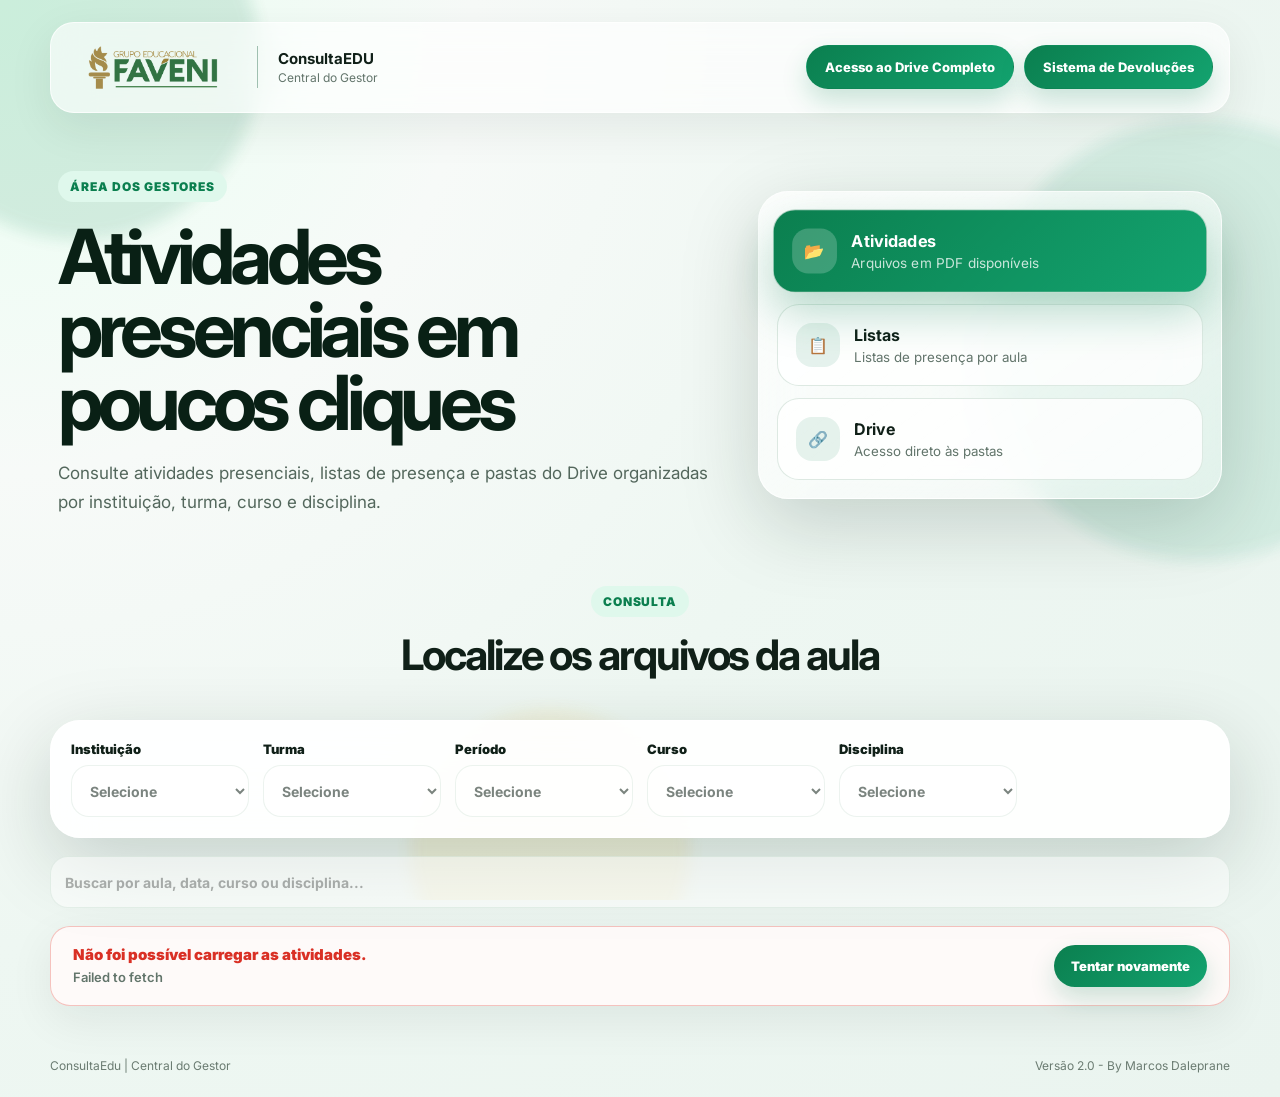
<file: index.html>
<!DOCTYPE html>
<html lang="pt-BR">
<head>
  <meta charset="UTF-8" />
  <meta name="viewport" content="width=device-width, initial-scale=1.0" />

  <title>ConsultaEDU | Central do Gestor</title>
  <link rel="icon" type="image/png" href="../favicon.png">

  <link rel="preconnect" href="https://fonts.googleapis.com">
  <link rel="preconnect" href="https://fonts.gstatic.com" crossorigin>
  <link href="https://fonts.googleapis.com/css2?family=Inter:wght@400;600;700;800;900&display=swap" rel="stylesheet">

  <script>
    const MANUTENCAO = false;

    if (MANUTENCAO) {
      window.location.replace("manutencao.html");
    }
  </script>

  <link rel="stylesheet" href="style.css?v=4" />
</head>
<body>

<div class="page-bg">
  <div class="orb orb-1"></div>
  <div class="orb orb-2"></div>
  <div class="orb orb-3"></div>
</div>

<header class="hero">
  <nav class="topbar">
    <div class="brand">
      <img src="../grupo-faveni.png" alt="Grupo Educacional FAVENI" class="brand-logo">

      <div class="brand-divider"></div>

      <div class="brand-text">
        <strong>ConsultaEDU</strong>
        <span>Central do Gestor</span>
      </div>
    </div>

    <div class="topbar-actions">
      <a class="topbar-link topbar-link-primary"
         href="https://drive.google.com/drive/folders/17gSb-hrzUjOFgUh5Elm1ynC3Q3QbxxSM?usp=sharing">
        Acesso ao Drive Completo
      </a>

      <a class="topbar-link topbar-link-primary"
         href="https://atividades.consultaedu.com.br/devolucao/">
        Sistema de Devoluções
      </a>
    </div>
  </nav>

  <section class="hero-content">
    <div class="hero-copy">
      <div class="eyebrow">Área dos gestores</div>
      <h1>Atividades presenciais em poucos cliques</h1>
      <p>
        Consulte atividades presenciais, listas de presença e pastas do Drive
        organizadas por instituição, turma, curso e disciplina.
      </p>
    </div>

    <div class="hero-panel">
      <div class="mini-card active">
        <span>📂</span>
        <div>
          <strong>Atividades</strong>
          <small>Arquivos em PDF disponíveis</small>
        </div>
      </div>

      <div class="mini-card">
        <span>📋</span>
        <div>
          <strong>Listas</strong>
          <small>Listas de presença por aula</small>
        </div>
      </div>

      <div class="mini-card">
        <span>🔗</span>
        <div>
          <strong>Drive</strong>
          <small>Acesso direto às pastas</small>
        </div>
      </div>
    </div>
  </section>
</header>

<main class="container">

  <section class="section-title">
    <span>Consulta</span>
    <h2>Localize os arquivos da aula</h2>
  </section>

  <section id="avisos" class="avisos"></section>

  <section class="painel-filtros" id="painelFiltros">
    <div class="campo">
      <label for="instituicao">Instituição</label>
      <select id="instituicao" disabled>
        <option value="">Selecione</option>
      </select>
    </div>

    <div class="campo">
      <label for="turma">Turma</label>
      <select id="turma" disabled>
        <option value="">Selecione</option>
      </select>
    </div>

    <div class="campo">
      <label for="periodo">Período</label>
      <select id="periodo" disabled>
        <option value="">Selecione</option>
      </select>
    </div>

    <div class="campo" id="campoIngresso" hidden>
      <label for="ingresso">Mês de ingresso</label>
      <select id="ingresso" disabled>
        <option value="">Selecione</option>
      </select>
    </div>

    <div class="campo">
      <label for="curso">Curso</label>
      <select id="curso" disabled>
        <option value="">Selecione</option>
      </select>
    </div>

    <div class="campo" id="campoDisciplina">
      <label for="disciplina">Disciplina</label>
      <select id="disciplina" disabled>
        <option value="">Selecione</option>
      </select>
    </div>
  </section>

  <section class="busca">
    <input
      id="pesquisa"
      type="text"
      placeholder="Buscar por aula, data, curso ou disciplina..."
      disabled
    />
  </section>

  <section id="carregamentoBase" class="carregamento-base" aria-live="polite">
    <div class="carregamento-spinner" aria-hidden="true"></div>

    <div class="carregamento-texto">
      <strong id="carregamentoTitulo">Carregando a base de atividades...</strong>
      <span id="carregamentoMensagem">Na primeira abertura, isso pode levar alguns segundos.</span>
    </div>

    <button id="botaoTentarNovamente" class="botao-recarregar" type="button" hidden>
      Tentar novamente
    </button>
  </section>

  <section id="status" class="status oculto">Aguardando carregamento...</section>

  <section id="resultado" class="resultado"></section>

</main>

<footer class="footer">
  <span>ConsultaEdu | Central do Gestor</span>
  <span>Versão 2.0 - By Marcos Daleprane</span>
</footer>

<script src="app.js?v=19"></script>
</body>
</html>
</file>
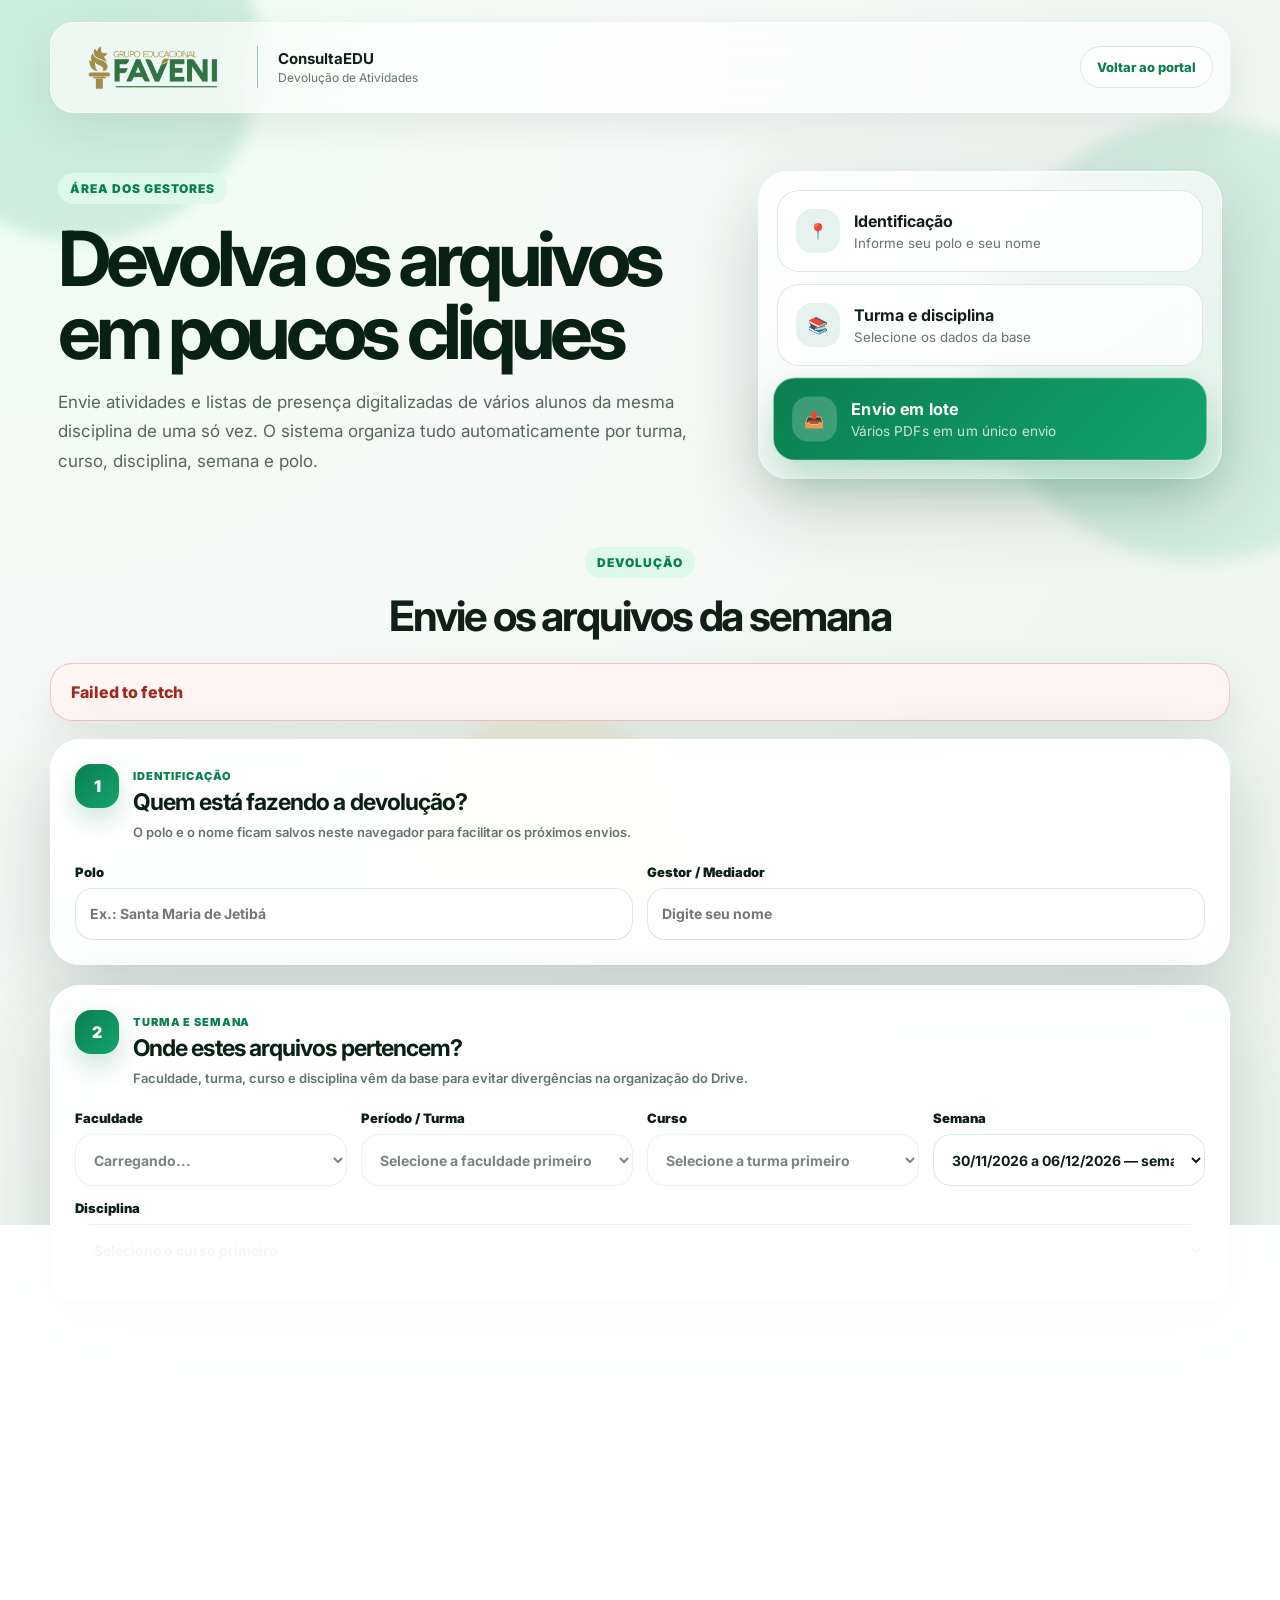
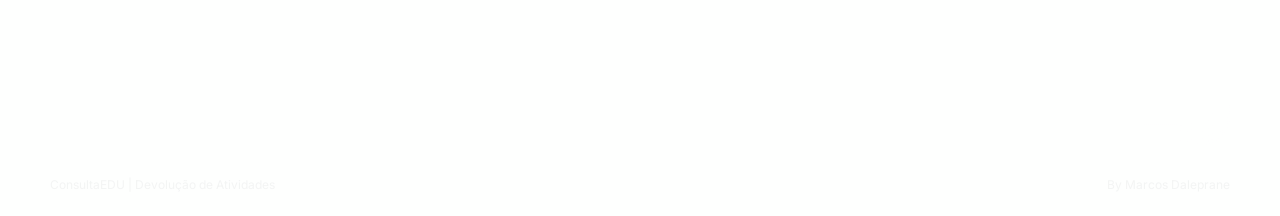
<file: devolucao/index.html>
<!DOCTYPE html>
<html lang="pt-BR">
<head>
  <meta charset="UTF-8" />
  <meta name="viewport" content="width=device-width, initial-scale=1.0" />

  <title>ConsultaEDU | Devolução de Atividades</title>
  <link rel="icon" type="image/png" href="../favicon.png">

  <link rel="preconnect" href="https://fonts.googleapis.com">
  <link rel="preconnect" href="https://fonts.gstatic.com" crossorigin>
  <link href="https://fonts.googleapis.com/css2?family=Inter:wght@400;600;700;800;900&display=swap" rel="stylesheet">

  <script>
    const MANUTENCAO = false;

    if (MANUTENCAO) {
      window.location.replace("/manutencao.html?origem=" + encodeURIComponent(location.pathname));
    }
  </script>

  <link rel="stylesheet" href="style.css?v=1" />
</head>

<body>

<div class="page-bg">
  <div class="orb orb-1"></div>
  <div class="orb orb-2"></div>
  <div class="orb orb-3"></div>
</div>

<header class="hero">
  <nav class="topbar">
    <div class="brand">
      <img src="../grupo-faveni.png" alt="Grupo Educacional FAVENI" class="brand-logo">

      <div class="brand-divider"></div>

      <div class="brand-text">
        <strong>ConsultaEDU</strong>
        <span>Devolução de Atividades</span>
      </div>
    </div>

    <a class="topbar-link" href="../">
      Voltar ao portal
    </a>
  </nav>

  <section class="hero-content">
    <div class="hero-copy">
      <div class="eyebrow">Área dos gestores</div>

      <h1>Devolva os arquivos em poucos cliques</h1>

      <p>
        Envie atividades e listas de presença digitalizadas de vários alunos
        da mesma disciplina de uma só vez. O sistema organiza tudo
        automaticamente por turma, curso, disciplina, semana e polo.
      </p>
    </div>

    <div class="hero-panel">
      <div class="mini-card">
        <span>📍</span>
        <div>
          <strong>Identificação</strong>
          <small>Informe seu polo e seu nome</small>
        </div>
      </div>

      <div class="mini-card">
        <span>📚</span>
        <div>
          <strong>Turma e disciplina</strong>
          <small>Selecione os dados da base</small>
        </div>
      </div>

      <div class="mini-card active">
        <span>📤</span>
        <div>
          <strong>Envio em lote</strong>
          <small>Vários PDFs em um único envio</small>
        </div>
      </div>
    </div>
  </section>
</header>

<main class="container">

  <section class="section-title">
    <span>Devolução</span>
    <h2>Envie os arquivos da semana</h2>
  </section>

  <section id="loadingBase" class="carregamento-base" aria-live="polite">
    <div class="carregamento-spinner" aria-hidden="true"></div>

    <div class="carregamento-texto">
      <strong>Carregando cursos e disciplinas...</strong>
      <span>Na primeira abertura, isso pode levar alguns segundos.</span>
    </div>
  </section>

  <section id="erroBase" class="aviso erro-base hidden"></section>

  <form id="uploadForm" novalidate>

    <section class="bloco-formulario">
      <div class="bloco-cabecalho">
        <div class="numero-etapa">1</div>

        <div>
          <span>Identificação</span>
          <h3>Quem está fazendo a devolução?</h3>
          <p>
            O polo e o nome ficam salvos neste navegador para facilitar
            os próximos envios.
          </p>
        </div>
      </div>

      <div class="grade-formulario grade-2">
        <div class="campo">
          <label for="polo">Polo</label>
          <input
            id="polo"
            type="text"
            maxlength="150"
            autocomplete="organization"
            placeholder="Ex.: Santa Maria de Jetibá"
            required
          />
        </div>

        <div class="campo">
          <label for="gestor">Gestor / Mediador</label>
          <input
            id="gestor"
            type="text"
            maxlength="150"
            autocomplete="name"
            placeholder="Digite seu nome"
            required
          />
        </div>
      </div>
    </section>


    <section class="bloco-formulario">
      <div class="bloco-cabecalho">
        <div class="numero-etapa">2</div>

        <div>
          <span>Turma e semana</span>
          <h3>Onde estes arquivos pertencem?</h3>
          <p>
            Faculdade, turma, curso e disciplina vêm da base para evitar
            divergências na organização do Drive.
          </p>
        </div>
      </div>

      <div class="grade-formulario grade-dados">
        <div class="campo">
          <label for="faculdade">Faculdade</label>
          <select id="faculdade" required disabled>
            <option value="">Carregando...</option>
          </select>
        </div>

        <div class="campo">
          <label for="periodoTurma">Período / Turma</label>
          <select id="periodoTurma" required disabled>
            <option value="">Selecione a faculdade primeiro</option>
          </select>
        </div>

        <div class="campo">
          <label for="curso">Curso</label>
          <select id="curso" required disabled>
            <option value="">Selecione a turma primeiro</option>
          </select>
        </div>

        <div class="campo">
          <label for="semana">Semana</label>
          <select id="semana" required></select>
        </div>

        <div class="campo campo-disciplina-upload">
          <label for="disciplina">Disciplina</label>
          <select id="disciplina" required disabled>
            <option value="">Selecione o curso primeiro</option>
          </select>
        </div>
      </div>
    </section>


    <section class="bloco-formulario">
      <div class="bloco-cabecalho">
        <div class="numero-etapa">3</div>

        <div>
          <span>Arquivos</span>
          <h3>Selecione os PDFs desta disciplina</h3>
          <p>
            Você pode selecionar vários arquivos ao mesmo tempo.
            Atividades e listas serão separadas automaticamente no Drive.
          </p>
        </div>
      </div>

      <div class="grade-uploads">
        <label class="upload-box" for="atividades">
          <input id="atividades" type="file" accept=".pdf,application/pdf" multiple />

          <div class="upload-icone">📄</div>

          <div class="upload-conteudo">
            <strong>Atividades dos alunos</strong>
            <span>Selecione um ou vários PDFs</span>
            <small id="atividadesResumo">Nenhum arquivo selecionado</small>
          </div>

          <div class="upload-acao">Selecionar</div>
        </label>


        <label class="upload-box" for="listas">
          <input id="listas" type="file" accept=".pdf,application/pdf" multiple />

          <div class="upload-icone">📋</div>

          <div class="upload-conteudo">
            <strong>Listas de presença</strong>
            <span>Selecione uma ou várias listas</span>
            <small id="listasResumo">Nenhum arquivo selecionado</small>
          </div>

          <div class="upload-acao">Selecionar</div>
        </label>
      </div>


      <div id="arquivosSelecionados" class="arquivos-selecionados hidden"></div>


      <div class="barra-envio">
        <div class="resumo-envio">
          <strong id="totalSelecionado">0 arquivos selecionados</strong>
          <span>Somente PDF • até 15 MB por arquivo</span>
        </div>

        <button id="btnEnviar" class="botao-enviar" type="submit" disabled>
          Enviar arquivos
        </button>
      </div>
    </section>

  </form>


  <section id="progressoCard" class="bloco-formulario progresso-card hidden" aria-live="polite">
    <div class="progresso-topo">
      <div>
        <span class="etiqueta-progresso">Envio em andamento</span>
        <h3 id="progressoTitulo">Enviando arquivos...</h3>
        <p id="progressoTexto">Preparando envio.</p>
      </div>

      <strong id="progressoPercentual">0%</strong>
    </div>

    <div class="trilho-progresso">
      <div id="progressoBarra" class="barra-progresso"></div>
    </div>

    <div id="resultadoLista" class="lista-resultados"></div>
  </section>


  <section id="sucessoCard" class="sucesso-card hidden">
    <div class="sucesso-icone">✓</div>

    <div class="sucesso-conteudo">
      <span>Arquivos recebidos</span>
      <h3>Envio concluído</h3>
      <p id="sucessoTexto"></p>

      <div class="sucesso-acoes">
        <button id="btnOutraDisciplina" class="botao-enviar" type="button">
          Enviar outra disciplina
        </button>

        <button id="btnNovoEnvio" class="botao-secundario-upload" type="button">
          Novo envio
        </button>
      </div>
    </div>
  </section>

</main>


<footer class="footer">
  <span>ConsultaEDU | Devolução de Atividades</span>
  <span>By Marcos Daleprane</span>
</footer>

<script src="script.js?v=3"></script>
</body>
</html>
</file>
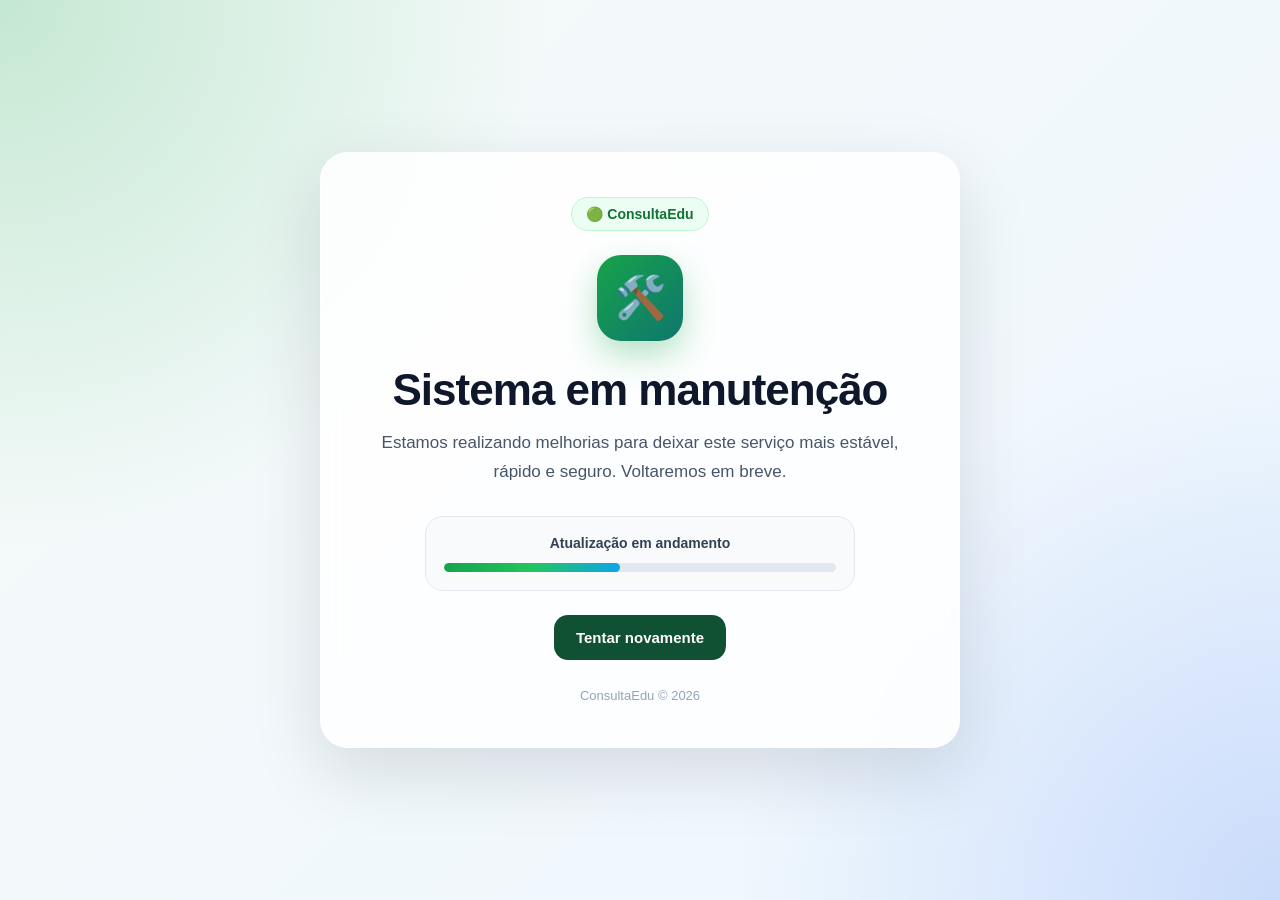
<file: manutencao.html>
<!DOCTYPE html>
<html lang="pt-BR">
<head>
<meta charset="UTF-8">
<meta name="viewport" content="width=device-width, initial-scale=1.0">
<title>ConsultaEDU | Em manutenção</title>
<link rel="icon" type="image/png" href="favicon.png">

<style>
* {
  margin: 0;
  padding: 0;
  box-sizing: border-box;
  font-family: Inter, Arial, sans-serif;
}

body {
  min-height: 100vh;
  background:
    radial-gradient(circle at top left, rgba(22, 163, 74, .22), transparent 35%),
    radial-gradient(circle at bottom right, rgba(37, 99, 235, .18), transparent 35%),
    linear-gradient(135deg, #f6fbf8, #eef6ff);
  display: flex;
  align-items: center;
  justify-content: center;
  padding: 24px;
  color: #123;
}

.card {
  width: 100%;
  max-width: 640px;
  background: rgba(255,255,255,.86);
  backdrop-filter: blur(16px);
  border: 1px solid rgba(255,255,255,.7);
  border-radius: 28px;
  padding: 44px 34px;
  text-align: center;
  box-shadow: 0 24px 70px rgba(15, 23, 42, .13);
  animation: subir .7s ease both;
}

.badge {
  display: inline-flex;
  align-items: center;
  gap: 8px;
  background: #ecfdf3;
  color: #137333;
  border: 1px solid #bbf7d0;
  padding: 8px 14px;
  border-radius: 999px;
  font-weight: 700;
  font-size: 14px;
  margin-bottom: 24px;
}

.icon {
  width: 86px;
  height: 86px;
  margin: 0 auto 24px;
  border-radius: 24px;
  background: linear-gradient(135deg, #16a34a, #0f766e);
  display: flex;
  align-items: center;
  justify-content: center;
  font-size: 42px;
  box-shadow: 0 14px 34px rgba(22, 163, 74, .32);
}

h1 {
  font-size: clamp(30px, 5vw, 44px);
  color: #0f172a;
  margin-bottom: 14px;
  letter-spacing: -1px;
}

p {
  font-size: 17px;
  color: #475569;
  line-height: 1.7;
  max-width: 520px;
  margin: 0 auto;
}

.status {
  margin: 30px auto 24px;
  max-width: 430px;
  background: #f8fafc;
  border: 1px solid #e2e8f0;
  border-radius: 18px;
  padding: 18px;
}

.status-title {
  font-size: 14px;
  font-weight: 800;
  color: #334155;
  margin-bottom: 12px;
}

.progress {
  width: 100%;
  height: 9px;
  background: #e2e8f0;
  border-radius: 99px;
  overflow: hidden;
}

.progress span {
  display: block;
  width: 45%;
  height: 100%;
  background: linear-gradient(90deg, #16a34a, #22c55e, #0ea5e9);
  border-radius: 99px;
  animation: carregando 1.8s infinite ease-in-out;
}

button {
  border: none;
  background: #0f5132;
  color: white;
  padding: 14px 22px;
  border-radius: 14px;
  font-size: 15px;
  font-weight: 800;
  cursor: pointer;
  transition: .2s;
}

button:hover {
  transform: translateY(-2px);
  box-shadow: 0 12px 24px rgba(15, 81, 50, .25);
}

.footer {
  margin-top: 28px;
  font-size: 13px;
  color: #94a3b8;
}

@keyframes carregando {
  0% { transform: translateX(-110%); }
  50% { transform: translateX(80%); }
  100% { transform: translateX(240%); }
}

@keyframes subir {
  from {
    opacity: 0;
    transform: translateY(18px);
  }
  to {
    opacity: 1;
    transform: translateY(0);
  }
}

@media (max-width: 520px) {
  .card {
    padding: 34px 22px;
    border-radius: 22px;
  }

  p {
    font-size: 15px;
  }
}
</style>
</head>

<body>

<main class="card">
  <div class="badge">🟢 ConsultaEdu</div>

  <div class="icon">🛠️</div>

  <h1>Sistema em manutenção</h1>

  <p>
    Estamos realizando melhorias para deixar este serviço mais estável, rápido e seguro.
    Voltaremos em breve.
  </p>

  <div class="status">
    <div class="status-title">Atualização em andamento</div>
    <div class="progress">
      <span></span>
    </div>
  </div>

  <button onclick="location.reload()">Tentar novamente</button>

  <div class="footer">
    ConsultaEdu © 2026
  </div>
</main>

</body>
</html>
</file>
<file: style.css>
:root {
  --surface: rgba(255, 255, 255, 0.92);
  --text: #102018;
  --muted: #62756b;
  --green: #0b7f4f;
  --green-2: #13a36f;
  --green-3: #dff8ec;
  --yellow: #f3c74f;
  --border: rgba(213, 228, 219, 0.82);
  --shadow: 0 24px 80px rgba(5, 35, 22, 0.18);
}

* {
  box-sizing: border-box;
}

body {
  margin: 0;
  min-height: 100vh;
  font-family: "Inter", Arial, sans-serif;
  color: var(--text);
  background: radial-gradient(circle at top left, #e9fff2 0, #f7faf8 28%, #eef7f2 56%, #eaf4ef 100%);
  overflow-x: hidden;
}

.page-bg {
  position: fixed;
  inset: 0;
  pointer-events: none;
  overflow: hidden;
  z-index: -1;
}

.orb {
  position: absolute;
  border-radius: 999px;
  filter: blur(8px);
  opacity: 0.75;
}

.orb-1 {
  width: 360px;
  height: 360px;
  background: rgba(11, 127, 79, 0.18);
  top: -120px;
  left: -100px;
}

.orb-2 {
  width: 440px;
  height: 440px;
  background: rgba(19, 163, 111, 0.16);
  right: -140px;
  top: 120px;
}

.orb-3 {
  width: 280px;
  height: 280px;
  background: rgba(243, 199, 79, 0.18);
  bottom: -90px;
  left: 32%;
}

.hero {
  max-width: 1220px;
  margin: 0 auto;
  padding: 22px 20px 14px;
}

.topbar {
  min-height: 74px;
  padding: 14px 16px;
  border-radius: 24px;
  background: rgba(255, 255, 255, 0.62);
  border: 1px solid rgba(255, 255, 255, 0.72);
  backdrop-filter: blur(20px);
  box-shadow: 0 14px 45px rgba(5, 35, 22, 0.08);
  display: flex;
  justify-content: space-between;
  gap: 18px;
  align-items: center;
}

.brand {
  display: flex;
  align-items: center;
}

.brand-logo {
  width: 170px;
  max-width: 170px;
  height: auto;
  display: block;
  object-fit: contain;
  flex-shrink: 0;
}

.brand-divider {
  width: 1px;
  height: 42px;
  background: rgba(0, 80, 45, 0.35);
  margin: 0 20px;
  flex-shrink: 0;
}

.brand-text strong,
.brand-text span {
  display: block;
}

.brand strong {
  font-size: 15px;
}

.brand span {
  margin-top: 2px;
  color: var(--muted);
  font-size: 12px;
}

.topbar-actions {
  display: flex;
  align-items: center;
  justify-content: flex-end;
  gap: 10px;
  flex-wrap: wrap;
}

.topbar-link {
  min-height: 44px;
  padding: 0 18px;
  border-radius: 999px;
  color: var(--green);
  background: #fff;
  border: 1px solid var(--border);
  display: inline-flex;
  align-items: center;
  justify-content: center;
  font-size: 13px;
  font-weight: 800;
  line-height: 1.2;
  text-align: center;
  text-decoration: none;
  white-space: nowrap;
  transition: 0.2s ease;
}

.topbar-link:hover {
  transform: translateY(-1px);
  border-color: rgba(11, 127, 79, 0.32);
  box-shadow: 0 10px 24px rgba(5, 35, 22, 0.08);
}

.topbar-link-primary {
  color: #fff;
  background: linear-gradient(135deg, var(--green), var(--green-2));
  border-color: transparent;
  box-shadow: 0 12px 26px rgba(11, 127, 79, 0.20);
}

.topbar-link-primary:hover {
  border-color: transparent;
  box-shadow: 0 15px 30px rgba(11, 127, 79, 0.26);
}


/* ===== Botão temporariamente desativado ===== */
.topbar-link[data-ativo="false"] {
  pointer-events: none;
  cursor: not-allowed;
  opacity: 0.52;
  filter: grayscale(0.35);
  box-shadow: none;
  transform: none;
}

.topbar-link[data-ativo="false"]:hover {
  transform: none;
  box-shadow: none;
}

.hero-content {
  padding: 58px 8px 28px;
  display: grid;
  grid-template-columns: 1.18fr 0.82fr;
  gap: 32px;
  align-items: center;
}

.eyebrow {
  width: fit-content;
  padding: 8px 12px;
  border-radius: 999px;
  background: var(--green-3);
  color: var(--green);
  font-weight: 900;
  font-size: 12px;
  text-transform: uppercase;
  letter-spacing: 0.08em;
}

h1, h2, h3, p {
  margin: 0;
}

.hero-copy h1 {
  margin-top: 18px;
  max-width: 760px;
  font-size: clamp(38px, 6vw, 76px);
  line-height: 0.96;
  letter-spacing: -0.07em;
  color: #092015;
}

.hero-copy p {
  max-width: 660px;
  margin-top: 20px;
  color: #53675c;
  font-size: 17px;
  line-height: 1.75;
}

.hero-panel {
  padding: 18px;
  border-radius: 30px;
  background: linear-gradient(145deg, rgba(255,255,255,0.78), rgba(255,255,255,0.36));
  border: 1px solid rgba(255,255,255,0.76);
  box-shadow: var(--shadow);
  backdrop-filter: blur(20px);
  display: grid;
  gap: 12px;
}

.mini-card {
  padding: 18px;
  border-radius: 22px;
  background: rgba(255,255,255,0.8);
  border: 1px solid rgba(213,228,219,0.8);
  display: flex;
  gap: 14px;
  align-items: center;
}

.mini-card.active {
  background: linear-gradient(135deg, var(--green), var(--green-2));
  color: #fff;
  transform: scale(1.02);
  box-shadow: 0 20px 44px rgba(11,127,79,0.28);
}

.mini-card span {
  width: 44px;
  height: 44px;
  display: grid;
  place-items: center;
  border-radius: 16px;
  background: rgba(11,127,79,0.1);
}

.mini-card.active span {
  background: rgba(255,255,255,0.2);
}

.mini-card strong,
.mini-card small {
  display: block;
}

.mini-card small {
  margin-top: 4px;
  color: var(--muted);
}

.mini-card.active small {
  color: rgba(255,255,255,0.78);
}

.container {
  max-width: 1220px;
  margin: 0 auto 32px;
  padding: 0 20px;
}

.section-title {
  text-align: center;
  margin: 26px auto 22px;
}

.section-title span {
  display: inline-block;
  padding: 8px 12px;
  border-radius: 999px;
  background: var(--green-3);
  color: var(--green);
  font-size: 12px;
  font-weight: 900;
  text-transform: uppercase;
  letter-spacing: 0.08em;
}

.section-title h2 {
  margin-top: 12px;
  font-size: clamp(28px, 4vw, 42px);
  letter-spacing: -0.05em;
}

.avisos {
  margin: 0 auto 18px;
  display: grid;
  gap: 12px;
}

.aviso {
  padding: 18px 20px;
  border-radius: 22px;
  background: rgba(255, 248, 220, 0.9);
  border: 1px solid rgba(243, 199, 79, 0.55);
  box-shadow: 0 14px 45px rgba(5,35,22,0.08);
  color: #5d4300;
}

.painel-filtros {
  padding: 20px;
  border-radius: 30px;
  background: var(--surface);
  border: 1px solid rgba(255,255,255,0.9);
  box-shadow: var(--shadow);
  backdrop-filter: blur(22px);
  display: grid;
  grid-template-columns: repeat(auto-fit, minmax(180px, 1fr));
  gap: 14px;
}

#campoIngresso[hidden] {
  display: none !important;
}

.campo label {
  display: block;
  margin-bottom: 8px;
  color: var(--text);
  font-size: 13px;
  font-weight: 900;
}

select,
input {
  width: 100%;
  min-height: 52px;
  padding: 0 14px;
  border-radius: 18px;
  border: 1px solid var(--border);
  background: rgba(255,255,255,0.92);
  color: var(--text);
  font-family: "Inter", Arial, sans-serif;
  font-size: 14px;
  font-weight: 700;
  outline: none;
}

select:disabled {
  opacity: 0.55;
  cursor: not-allowed;
}

select:focus,
input:focus {
  border-color: rgba(11,127,79,0.55);
  box-shadow: 0 0 0 4px rgba(11,127,79,0.1);
}

.busca {
  margin: 18px 0;
}

.status {
  margin: 16px 0 20px;
  padding: 14px 18px;
  border-radius: 20px;
  background: rgba(255,255,255,0.72);
  border: 1px solid rgba(255,255,255,0.9);
  color: var(--muted);
  font-size: 14px;
  font-weight: 800;
  box-shadow: 0 14px 45px rgba(5,35,22,0.06);
}

.resultado {
  display: grid;
  grid-template-columns: repeat(3, 1fr);
  gap: 18px;
}

.card {
  min-height: 250px;
  padding: 24px;
  border-radius: 30px;
  background: var(--surface);
  border: 1px solid rgba(255,255,255,0.9);
  box-shadow: var(--shadow);
  backdrop-filter: blur(22px);
  transition: 0.22s ease;
}

.card:hover {
  transform: translateY(-3px);
  box-shadow: 0 30px 90px rgba(5,35,22,0.23);
}

.card h3 {
  margin-top: 10px;
  font-size: 26px;
  letter-spacing: -0.05em;
}

.meta {
  margin: 12px 0 18px;
  color: var(--muted);
  font-size: 14px;
  line-height: 1.65;
}

.status-tag {
  display: inline-flex;
  width: fit-content;
  padding: 8px 12px;
  border-radius: 999px;
  font-size: 12px;
  font-weight: 900;
}

.status-completo {
  background: var(--green-3);
  color: var(--green);
}

.status-alerta {
  background: rgba(243,199,79,0.25);
  color: #8a6400;
}

.acoes {
  display: grid;
  gap: 10px;
}

.acoes a {
  min-height: 46px;
  padding: 0 16px;
  border-radius: 999px;
  display: inline-flex;
  align-items: center;
  justify-content: center;
  text-decoration: none;
  font-size: 14px;
  font-weight: 900;
  transition: 0.2s ease;
}

.acoes a:hover {
  transform: translateY(-2px);
}

.btn-principal {
  background: linear-gradient(135deg, var(--green), var(--green-2));
  color: #fff;
  box-shadow: 0 14px 28px rgba(11,127,79,0.22);
}

.btn-secundario {
  background: #fff;
  color: var(--green);
  border: 1px solid rgba(11,127,79,0.25);
}

.footer {
  max-width: 1220px;
  margin: 0 auto 24px;
  padding: 0 20px;
  display: flex;
  justify-content: space-between;
  gap: 12px;
  color: #6a7b71;
  font-size: 12px;
}

@media (max-width: 980px) {
  .hero-content {
    grid-template-columns: 1fr;
    padding-top: 38px;
  }

  .hero-panel {
    display: none;
  }

  .resultado {
    grid-template-columns: 1fr 1fr;
  }
}

@media (max-width: 640px) {
  .hero {
    padding: 12px 12px 10px;
  }

  .brand-logo {
    width: 135px;
    max-width: 135px;
  }

  .brand-divider {
    height: 34px;
    margin: 0 12px;
  }

  .topbar {
    align-items: flex-start;
    flex-direction: column;
    border-radius: 20px;
  }

  .topbar-actions {
    width: 100%;
    display: grid;
    grid-template-columns: 1fr;
    gap: 10px;
  }

  .topbar-link {
    width: 100%;
    text-align: center;
  }

  .hero-content {
    padding: 32px 4px 18px;
  }

  .hero-copy h1 {
    font-size: clamp(36px, 13vw, 52px);
  }

  .hero-copy p {
    font-size: 15px;
  }

  .container {
    padding: 0 12px;
  }

  .resultado {
    grid-template-columns: 1fr;
  }

  .card {
    border-radius: 24px;
  }

  .footer {
    flex-direction: column;
    padding: 0 12px;
  }
}

@media (min-width: 981px) {
  .painel-filtros {
    grid-template-columns: repeat(6, minmax(0, 1fr));
  }

  .painel-filtros.sem-ingresso {
    grid-template-columns: repeat(5, minmax(0, 1fr));
  }

  #campoDisciplina {
    grid-column: auto;
    max-width: none;
    margin: 0;
  }
}

@media (max-width: 980px) {
  .painel-filtros,
  .painel-filtros.sem-ingresso {
    grid-template-columns: repeat(2, minmax(0, 1fr));
  }
}

@media (max-width: 640px) {
  .painel-filtros,
  .painel-filtros.sem-ingresso {
    grid-template-columns: 1fr;
  }
}

/* ===== Carregamento da base ===== */
.status.oculto {
  display: none;
}

.carregamento-base {
  width: 100%;
  margin: 16px 0 20px;
  padding: 18px 22px;
  display: flex;
  align-items: center;
  gap: 16px;
  border-radius: 20px;
  background: rgba(255, 255, 255, 0.86);
  border: 1px solid rgba(11, 127, 79, 0.16);
  box-shadow: 0 14px 45px rgba(5, 35, 22, 0.07);
  transition: opacity .3s ease, transform .3s ease;
}

.carregamento-base.oculto {
  display: none;
}

.carregamento-spinner {
  width: 30px;
  height: 30px;
  flex: 0 0 30px;
  border: 3px solid var(--green-3);
  border-top-color: var(--green);
  border-radius: 50%;
  animation: girarLoading .8s linear infinite;
}

@keyframes girarLoading {
  to {
    transform: rotate(360deg);
  }
}

.carregamento-texto {
  flex: 1;
  min-width: 0;
}

.carregamento-texto strong,
.carregamento-texto span {
  display: block;
}

.carregamento-texto strong {
  color: var(--green);
  font-size: 15px;
  font-weight: 900;
}

.carregamento-texto span {
  margin-top: 4px;
  color: var(--muted);
  font-size: 13px;
  font-weight: 600;
  line-height: 1.45;
}

.carregamento-base.sucesso .carregamento-spinner {
  border: 0;
  animation: none;
  display: grid;
  place-items: center;
  background: var(--green-3);
}

.carregamento-base.sucesso .carregamento-spinner::before {
  content: "✓";
  color: var(--green);
  font-size: 18px;
  font-weight: 900;
}

.carregamento-base.erro {
  border-color: rgba(217, 48, 37, 0.28);
  background: rgba(255, 250, 249, 0.94);
}

.carregamento-base.erro .carregamento-spinner {
  display: none;
}

.carregamento-base.erro .carregamento-texto strong {
  color: #d93025;
}

.botao-recarregar {
  flex: 0 0 auto;
  min-height: 42px;
  padding: 0 17px;
  border: 0;
  border-radius: 999px;
  background: linear-gradient(135deg, var(--green), var(--green-2));
  color: #fff;
  font-family: "Inter", Arial, sans-serif;
  font-size: 13px;
  font-weight: 900;
  cursor: pointer;
  box-shadow: 0 12px 26px rgba(11, 127, 79, 0.20);
  transition: .2s ease;
}

.botao-recarregar:hover {
  transform: translateY(-1px);
}

input:disabled {
  opacity: 0.55;
  cursor: not-allowed;
}

@media (max-width: 640px) {
  .carregamento-base {
    align-items: flex-start;
    flex-wrap: wrap;
    padding: 16px;
  }

  .botao-recarregar {
    width: 100%;
  }
}

.topbar-link-disabled {
  opacity: 0.5;
  cursor: not-allowed;
  pointer-events: none;
  filter: grayscale(0.35);
  box-shadow: none;
}
</file>
<file: devolucao/style.css>
:root {
  --surface: rgba(255, 255, 255, 0.92);
  --text: #102018;
  --muted: #62756b;
  --green: #0b7f4f;
  --green-2: #13a36f;
  --green-3: #dff8ec;
  --yellow: #f3c74f;
  --border: rgba(213, 228, 219, 0.82);
  --shadow: 0 24px 80px rgba(5, 35, 22, 0.18);
}

* {
  box-sizing: border-box;
}

body {
  margin: 0;
  min-height: 100vh;
  font-family: "Inter", Arial, sans-serif;
  color: var(--text);
  background: radial-gradient(circle at top left, #e9fff2 0, #f7faf8 28%, #eef7f2 56%, #eaf4ef 100%);
  overflow-x: hidden;
}

.page-bg {
  position: fixed;
  inset: 0;
  pointer-events: none;
  overflow: hidden;
  z-index: -1;
}

.orb {
  position: absolute;
  border-radius: 999px;
  filter: blur(8px);
  opacity: 0.75;
}

.orb-1 {
  width: 360px;
  height: 360px;
  background: rgba(11, 127, 79, 0.18);
  top: -120px;
  left: -100px;
}

.orb-2 {
  width: 440px;
  height: 440px;
  background: rgba(19, 163, 111, 0.16);
  right: -140px;
  top: 120px;
}

.orb-3 {
  width: 280px;
  height: 280px;
  background: rgba(243, 199, 79, 0.18);
  bottom: -90px;
  left: 32%;
}

.hero {
  max-width: 1220px;
  margin: 0 auto;
  padding: 22px 20px 14px;
}

.topbar {
  min-height: 74px;
  padding: 14px 16px;
  border-radius: 24px;
  background: rgba(255, 255, 255, 0.62);
  border: 1px solid rgba(255, 255, 255, 0.72);
  backdrop-filter: blur(20px);
  box-shadow: 0 14px 45px rgba(5, 35, 22, 0.08);
  display: flex;
  justify-content: space-between;
  gap: 18px;
  align-items: center;
}

.brand {
  display: flex;
  align-items: center;
}

.brand-logo {
  width: 170px;
  max-width: 170px;
  height: auto;
  display: block;
  object-fit: contain;
  flex-shrink: 0;
}

.brand-divider {
  width: 1px;
  height: 42px;
  background: rgba(0, 80, 45, 0.35);
  margin: 0 20px;
  flex-shrink: 0;
}

.brand-text strong,
.brand-text span {
  display: block;
}

.brand strong {
  font-size: 15px;
}

.brand span {
  margin-top: 2px;
  color: var(--muted);
  font-size: 12px;
}

.topbar-link {
  padding: 12px 16px;
  border-radius: 999px;
  color: var(--green);
  background: #fff;
  border: 1px solid var(--border);
  font-size: 13px;
  font-weight: 800;
  text-decoration: none;
}

.hero-content {
  padding: 58px 8px 28px;
  display: grid;
  grid-template-columns: 1.18fr 0.82fr;
  gap: 32px;
  align-items: center;
}

.eyebrow {
  width: fit-content;
  padding: 8px 12px;
  border-radius: 999px;
  background: var(--green-3);
  color: var(--green);
  font-weight: 900;
  font-size: 12px;
  text-transform: uppercase;
  letter-spacing: 0.08em;
}

h1, h2, h3, p {
  margin: 0;
}

.hero-copy h1 {
  margin-top: 18px;
  max-width: 760px;
  font-size: clamp(38px, 6vw, 76px);
  line-height: 0.96;
  letter-spacing: -0.07em;
  color: #092015;
}

.hero-copy p {
  max-width: 660px;
  margin-top: 20px;
  color: #53675c;
  font-size: 17px;
  line-height: 1.75;
}

.hero-panel {
  padding: 18px;
  border-radius: 30px;
  background: linear-gradient(145deg, rgba(255,255,255,0.78), rgba(255,255,255,0.36));
  border: 1px solid rgba(255,255,255,0.76);
  box-shadow: var(--shadow);
  backdrop-filter: blur(20px);
  display: grid;
  gap: 12px;
}

.mini-card {
  padding: 18px;
  border-radius: 22px;
  background: rgba(255,255,255,0.8);
  border: 1px solid rgba(213,228,219,0.8);
  display: flex;
  gap: 14px;
  align-items: center;
}

.mini-card.active {
  background: linear-gradient(135deg, var(--green), var(--green-2));
  color: #fff;
  transform: scale(1.02);
  box-shadow: 0 20px 44px rgba(11,127,79,0.28);
}

.mini-card span {
  width: 44px;
  height: 44px;
  display: grid;
  place-items: center;
  border-radius: 16px;
  background: rgba(11,127,79,0.1);
}

.mini-card.active span {
  background: rgba(255,255,255,0.2);
}

.mini-card strong,
.mini-card small {
  display: block;
}

.mini-card small {
  margin-top: 4px;
  color: var(--muted);
}

.mini-card.active small {
  color: rgba(255,255,255,0.78);
}

.container {
  max-width: 1220px;
  margin: 0 auto 32px;
  padding: 0 20px;
}

.section-title {
  text-align: center;
  margin: 26px auto 22px;
}

.section-title span {
  display: inline-block;
  padding: 8px 12px;
  border-radius: 999px;
  background: var(--green-3);
  color: var(--green);
  font-size: 12px;
  font-weight: 900;
  text-transform: uppercase;
  letter-spacing: 0.08em;
}

.section-title h2 {
  margin-top: 12px;
  font-size: clamp(28px, 4vw, 42px);
  letter-spacing: -0.05em;
}

.avisos {
  margin: 0 auto 18px;
  display: grid;
  gap: 12px;
}

.aviso {
  padding: 18px 20px;
  border-radius: 22px;
  background: rgba(255, 248, 220, 0.9);
  border: 1px solid rgba(243, 199, 79, 0.55);
  box-shadow: 0 14px 45px rgba(5,35,22,0.08);
  color: #5d4300;
}

.painel-filtros {
  padding: 20px;
  border-radius: 30px;
  background: var(--surface);
  border: 1px solid rgba(255,255,255,0.9);
  box-shadow: var(--shadow);
  backdrop-filter: blur(22px);
  display: grid;
  grid-template-columns: repeat(auto-fit, minmax(180px, 1fr));
  gap: 14px;
}

#campoIngresso[hidden] {
  display: none !important;
}

.campo label {
  display: block;
  margin-bottom: 8px;
  color: var(--text);
  font-size: 13px;
  font-weight: 900;
}

select,
input {
  width: 100%;
  min-height: 52px;
  padding: 0 14px;
  border-radius: 18px;
  border: 1px solid var(--border);
  background: rgba(255,255,255,0.92);
  color: var(--text);
  font-family: "Inter", Arial, sans-serif;
  font-size: 14px;
  font-weight: 700;
  outline: none;
}

select:disabled {
  opacity: 0.55;
  cursor: not-allowed;
}

select:focus,
input:focus {
  border-color: rgba(11,127,79,0.55);
  box-shadow: 0 0 0 4px rgba(11,127,79,0.1);
}

.busca {
  margin: 18px 0;
}

.status {
  margin: 16px 0 20px;
  padding: 14px 18px;
  border-radius: 20px;
  background: rgba(255,255,255,0.72);
  border: 1px solid rgba(255,255,255,0.9);
  color: var(--muted);
  font-size: 14px;
  font-weight: 800;
  box-shadow: 0 14px 45px rgba(5,35,22,0.06);
}

.resultado {
  display: grid;
  grid-template-columns: repeat(3, 1fr);
  gap: 18px;
}

.card {
  min-height: 250px;
  padding: 24px;
  border-radius: 30px;
  background: var(--surface);
  border: 1px solid rgba(255,255,255,0.9);
  box-shadow: var(--shadow);
  backdrop-filter: blur(22px);
  transition: 0.22s ease;
}

.card:hover {
  transform: translateY(-3px);
  box-shadow: 0 30px 90px rgba(5,35,22,0.23);
}

.card h3 {
  margin-top: 10px;
  font-size: 26px;
  letter-spacing: -0.05em;
}

.meta {
  margin: 12px 0 18px;
  color: var(--muted);
  font-size: 14px;
  line-height: 1.65;
}

.status-tag {
  display: inline-flex;
  width: fit-content;
  padding: 8px 12px;
  border-radius: 999px;
  font-size: 12px;
  font-weight: 900;
}

.status-completo {
  background: var(--green-3);
  color: var(--green);
}

.status-alerta {
  background: rgba(243,199,79,0.25);
  color: #8a6400;
}

.acoes {
  display: grid;
  gap: 10px;
}

.acoes a {
  min-height: 46px;
  padding: 0 16px;
  border-radius: 999px;
  display: inline-flex;
  align-items: center;
  justify-content: center;
  text-decoration: none;
  font-size: 14px;
  font-weight: 900;
  transition: 0.2s ease;
}

.acoes a:hover {
  transform: translateY(-2px);
}

.btn-principal {
  background: linear-gradient(135deg, var(--green), var(--green-2));
  color: #fff;
  box-shadow: 0 14px 28px rgba(11,127,79,0.22);
}

.btn-secundario {
  background: #fff;
  color: var(--green);
  border: 1px solid rgba(11,127,79,0.25);
}

.footer {
  max-width: 1220px;
  margin: 0 auto 24px;
  padding: 0 20px;
  display: flex;
  justify-content: space-between;
  gap: 12px;
  color: #6a7b71;
  font-size: 12px;
}

@media (max-width: 980px) {
  .hero-content {
    grid-template-columns: 1fr;
    padding-top: 38px;
  }

  .hero-panel {
    display: none;
  }

  .resultado {
    grid-template-columns: 1fr 1fr;
  }
}

@media (max-width: 640px) {
  .hero {
    padding: 12px 12px 10px;
  }

  .brand-logo {
    width: 135px;
    max-width: 135px;
  }

  .brand-divider {
    height: 34px;
    margin: 0 12px;
  }

  .topbar {
    align-items: flex-start;
    flex-direction: column;
    border-radius: 20px;
  }

  .topbar-link {
    width: 100%;
    text-align: center;
  }

  .hero-content {
    padding: 32px 4px 18px;
  }

  .hero-copy h1 {
    font-size: clamp(36px, 13vw, 52px);
  }

  .hero-copy p {
    font-size: 15px;
  }

  .container {
    padding: 0 12px;
  }

  .resultado {
    grid-template-columns: 1fr;
  }

  .card {
    border-radius: 24px;
  }

  .footer {
    flex-direction: column;
    padding: 0 12px;
  }
}

@media (min-width: 981px) {
  .painel-filtros {
    grid-template-columns: repeat(6, minmax(0, 1fr));
  }

  .painel-filtros.sem-ingresso {
    grid-template-columns: repeat(5, minmax(0, 1fr));
  }

  #campoDisciplina {
    grid-column: auto;
    max-width: none;
    margin: 0;
  }
}

@media (max-width: 980px) {
  .painel-filtros,
  .painel-filtros.sem-ingresso {
    grid-template-columns: repeat(2, minmax(0, 1fr));
  }
}

@media (max-width: 640px) {
  .painel-filtros,
  .painel-filtros.sem-ingresso {
    grid-template-columns: 1fr;
  }
}

/* ===== Carregamento da base ===== */
.status.oculto {
  display: none;
}

.carregamento-base {
  width: 100%;
  margin: 16px 0 20px;
  padding: 18px 22px;
  display: flex;
  align-items: center;
  gap: 16px;
  border-radius: 20px;
  background: rgba(255, 255, 255, 0.86);
  border: 1px solid rgba(11, 127, 79, 0.16);
  box-shadow: 0 14px 45px rgba(5, 35, 22, 0.07);
  transition: opacity .3s ease, transform .3s ease;
}

.carregamento-base.oculto {
  display: none;
}

.carregamento-spinner {
  width: 30px;
  height: 30px;
  flex: 0 0 30px;
  border: 3px solid var(--green-3);
  border-top-color: var(--green);
  border-radius: 50%;
  animation: girarLoading .8s linear infinite;
}

@keyframes girarLoading {
  to {
    transform: rotate(360deg);
  }
}

.carregamento-texto {
  flex: 1;
  min-width: 0;
}

.carregamento-texto strong,
.carregamento-texto span {
  display: block;
}

.carregamento-texto strong {
  color: var(--green);
  font-size: 15px;
  font-weight: 900;
}

.carregamento-texto span {
  margin-top: 4px;
  color: var(--muted);
  font-size: 13px;
  font-weight: 600;
  line-height: 1.45;
}

.carregamento-base.sucesso .carregamento-spinner {
  border: 0;
  animation: none;
  display: grid;
  place-items: center;
  background: var(--green-3);
}

.carregamento-base.sucesso .carregamento-spinner::before {
  content: "✓";
  color: var(--green);
  font-size: 18px;
  font-weight: 900;
}

.carregamento-base.erro {
  border-color: rgba(217, 48, 37, 0.28);
  background: rgba(255, 250, 249, 0.94);
}

.carregamento-base.erro .carregamento-spinner {
  display: none;
}

.carregamento-base.erro .carregamento-texto strong {
  color: #d93025;
}

.botao-recarregar {
  flex: 0 0 auto;
  min-height: 42px;
  padding: 0 17px;
  border: 0;
  border-radius: 999px;
  background: linear-gradient(135deg, var(--green), var(--green-2));
  color: #fff;
  font-family: "Inter", Arial, sans-serif;
  font-size: 13px;
  font-weight: 900;
  cursor: pointer;
  box-shadow: 0 12px 26px rgba(11, 127, 79, 0.20);
  transition: .2s ease;
}

.botao-recarregar:hover {
  transform: translateY(-1px);
}

input:disabled {
  opacity: 0.55;
  cursor: not-allowed;
}

@media (max-width: 640px) {
  .carregamento-base {
    align-items: flex-start;
    flex-wrap: wrap;
    padding: 16px;
  }

  .botao-recarregar {
    width: 100%;
  }
}
/* =========================================================
   DEVOLUÇÃO DE ATIVIDADES
   Complemento do tema oficial ConsultaEdu
   ========================================================= */

.hidden {
  display: none !important;
}

.erro-base {
  margin-bottom: 18px;
  color: #9e2a20;
  background: rgba(255, 245, 243, 0.94);
  border-color: rgba(217, 48, 37, 0.25);
  font-weight: 800;
}

.bloco-formulario {
  margin-bottom: 20px;
  padding: 24px;
  border-radius: 30px;
  background: var(--surface);
  border: 1px solid rgba(255,255,255,0.9);
  box-shadow: var(--shadow);
  backdrop-filter: blur(22px);
}

.bloco-cabecalho {
  margin-bottom: 22px;
  display: flex;
  align-items: flex-start;
  gap: 14px;
}

.numero-etapa {
  width: 44px;
  height: 44px;
  flex: 0 0 44px;
  display: grid;
  place-items: center;
  border-radius: 16px;
  color: #fff;
  background: linear-gradient(135deg, var(--green), var(--green-2));
  box-shadow: 0 12px 26px rgba(11,127,79,0.20);
  font-size: 16px;
  font-weight: 900;
}

.bloco-cabecalho > div:last-child > span,
.etiqueta-progresso,
.sucesso-conteudo > span {
  display: inline-block;
  margin-bottom: 5px;
  color: var(--green);
  font-size: 11px;
  font-weight: 900;
  text-transform: uppercase;
  letter-spacing: .08em;
}

.bloco-cabecalho h3,
.progresso-topo h3,
.sucesso-conteudo h3 {
  margin: 0;
  color: #092015;
  font-size: 23px;
  letter-spacing: -0.04em;
}

.bloco-cabecalho p,
.progresso-topo p,
.sucesso-conteudo p {
  max-width: 700px;
  margin-top: 6px;
  color: var(--muted);
  font-size: 13px;
  font-weight: 600;
  line-height: 1.55;
}

.grade-formulario {
  display: grid;
  gap: 14px;
}

.grade-2 {
  grid-template-columns: repeat(2, minmax(0, 1fr));
}

.grade-dados {
  grid-template-columns: repeat(4, minmax(0, 1fr));
}

.campo-disciplina-upload {
  grid-column: 1 / -1;
}

.grade-uploads {
  display: grid;
  grid-template-columns: repeat(2, minmax(0, 1fr));
  gap: 16px;
}

.upload-box {
  position: relative;
  min-height: 164px;
  padding: 20px;
  display: grid;
  grid-template-columns: auto minmax(0, 1fr);
  align-items: center;
  gap: 15px;
  border-radius: 24px;
  border: 2px dashed rgba(11,127,79,0.24);
  background: rgba(255,255,255,0.66);
  cursor: pointer;
  transition: .22s ease;
  overflow: hidden;
}

.upload-box:hover {
  transform: translateY(-2px);
  border-color: rgba(11,127,79,0.52);
  background: rgba(255,255,255,0.9);
  box-shadow: 0 18px 42px rgba(5,35,22,0.10);
}

.upload-box.has-files {
  border-style: solid;
  border-color: rgba(11,127,79,0.42);
  background: linear-gradient(
    145deg,
    rgba(223,248,236,0.86),
    rgba(255,255,255,0.82)
  );
}

.upload-box input[type="file"] {
  position: absolute;
  width: 1px;
  height: 1px;
  opacity: 0;
  pointer-events: none;
}

.upload-icone {
  width: 58px;
  height: 58px;
  display: grid;
  place-items: center;
  border-radius: 20px;
  background: var(--green-3);
  font-size: 26px;
}

.upload-conteudo {
  min-width: 0;
}

.upload-conteudo strong,
.upload-conteudo span,
.upload-conteudo small {
  display: block;
}

.upload-conteudo strong {
  color: #092015;
  font-size: 15px;
  font-weight: 900;
}

.upload-conteudo span {
  margin-top: 5px;
  color: var(--muted);
  font-size: 12px;
  font-weight: 600;
}

.upload-conteudo small {
  margin-top: 13px;
  color: var(--green);
  font-size: 12px;
  font-weight: 900;
  line-height: 1.4;
}

.upload-acao {
  grid-column: 1 / -1;
  width: fit-content;
  min-height: 38px;
  padding: 0 15px;
  display: inline-flex;
  align-items: center;
  justify-content: center;
  border-radius: 999px;
  color: var(--green);
  background: #fff;
  border: 1px solid rgba(11,127,79,0.22);
  font-size: 12px;
  font-weight: 900;
}

.upload-box.has-files .upload-acao {
  color: #fff;
  background: linear-gradient(135deg, var(--green), var(--green-2));
  border-color: transparent;
}

.arquivos-selecionados {
  margin-top: 18px;
  border-radius: 22px;
  border: 1px solid var(--border);
  background: rgba(255,255,255,0.68);
  overflow: hidden;
}

.file-group + .file-group {
  border-top: 1px solid var(--border);
}

.file-group-title {
  padding: 12px 16px;
  color: var(--green);
  background: var(--green-3);
  font-size: 11px;
  font-weight: 900;
  letter-spacing: .06em;
}

.file-item {
  min-height: 44px;
  padding: 10px 16px;
  display: flex;
  align-items: center;
  justify-content: space-between;
  gap: 16px;
  color: var(--text);
  font-size: 12px;
  font-weight: 700;
}

.file-item + .file-item {
  border-top: 1px solid rgba(213,228,219,0.65);
}

.file-name {
  min-width: 0;
  overflow: hidden;
  text-overflow: ellipsis;
  white-space: nowrap;
}

.file-size {
  flex: 0 0 auto;
  color: var(--muted);
}

.barra-envio {
  margin-top: 20px;
  padding-top: 19px;
  border-top: 1px solid var(--border);
  display: flex;
  align-items: center;
  justify-content: space-between;
  gap: 18px;
}

.resumo-envio strong,
.resumo-envio span {
  display: block;
}

.resumo-envio strong {
  color: #092015;
  font-size: 14px;
  font-weight: 900;
}

.resumo-envio span {
  margin-top: 4px;
  color: var(--muted);
  font-size: 11px;
  font-weight: 700;
}

.botao-enviar,
.botao-secundario-upload {
  min-height: 48px;
  padding: 0 21px;
  border-radius: 999px;
  font-family: "Inter", Arial, sans-serif;
  font-size: 13px;
  font-weight: 900;
  cursor: pointer;
  transition: .2s ease;
}

.botao-enviar {
  border: 0;
  color: #fff;
  background: linear-gradient(135deg, var(--green), var(--green-2));
  box-shadow: 0 14px 28px rgba(11,127,79,0.22);
}

.botao-enviar:hover:not(:disabled),
.botao-secundario-upload:hover {
  transform: translateY(-2px);
}

.botao-enviar:disabled {
  opacity: .48;
  cursor: not-allowed;
  box-shadow: none;
}

.botao-secundario-upload {
  color: var(--green);
  background: #fff;
  border: 1px solid rgba(11,127,79,0.25);
}

.progresso-card {
  scroll-margin-top: 20px;
}

.progresso-topo {
  display: flex;
  align-items: flex-start;
  justify-content: space-between;
  gap: 20px;
}

.progresso-topo > strong {
  color: var(--green);
  font-size: 28px;
  font-weight: 900;
  letter-spacing: -0.05em;
}

.trilho-progresso {
  width: 100%;
  height: 12px;
  margin-top: 19px;
  border-radius: 999px;
  background: rgba(11,127,79,0.10);
  overflow: hidden;
}

.barra-progresso {
  width: 0;
  height: 100%;
  border-radius: inherit;
  background: linear-gradient(90deg, var(--green), var(--green-2));
  transition: width .25s ease;
}

.lista-resultados {
  margin-top: 16px;
  display: grid;
  gap: 8px;
}

.result-item {
  min-height: 44px;
  padding: 10px 14px;
  border-radius: 16px;
  display: flex;
  align-items: center;
  justify-content: space-between;
  gap: 12px;
  font-size: 12px;
  font-weight: 800;
}

.result-item span:first-child {
  min-width: 0;
  overflow: hidden;
  text-overflow: ellipsis;
  white-space: nowrap;
}

.result-item.ok {
  color: var(--green);
  background: var(--green-3);
  border: 1px solid rgba(11,127,79,0.18);
}

.result-item.error {
  color: #b3261e;
  background: rgba(255,235,232,0.92);
  border: 1px solid rgba(217,48,37,0.18);
}

.sucesso-card {
  margin-bottom: 20px;
  padding: 24px;
  border-radius: 30px;
  display: flex;
  align-items: flex-start;
  gap: 17px;
  color: var(--text);
  background:
    linear-gradient(145deg, rgba(223,248,236,0.92), rgba(255,255,255,0.82));
  border: 1px solid rgba(11,127,79,0.20);
  box-shadow: var(--shadow);
  backdrop-filter: blur(22px);
}

.sucesso-icone {
  width: 54px;
  height: 54px;
  flex: 0 0 54px;
  display: grid;
  place-items: center;
  border-radius: 19px;
  color: #fff;
  background: linear-gradient(135deg, var(--green), var(--green-2));
  box-shadow: 0 14px 28px rgba(11,127,79,0.20);
  font-size: 24px;
  font-weight: 900;
}

.sucesso-conteudo {
  flex: 1;
}

.sucesso-acoes {
  margin-top: 17px;
  display: flex;
  flex-wrap: wrap;
  gap: 9px;
}

@media (max-width: 980px) {
  .grade-dados {
    grid-template-columns: repeat(2, minmax(0, 1fr));
  }
}

@media (max-width: 640px) {
  .bloco-formulario,
  .sucesso-card {
    padding: 18px;
    border-radius: 24px;
  }

  .bloco-cabecalho h3,
  .progresso-topo h3,
  .sucesso-conteudo h3 {
    font-size: 20px;
  }

  .grade-2,
  .grade-dados,
  .grade-uploads {
    grid-template-columns: 1fr;
  }

  .campo-disciplina-upload {
    grid-column: auto;
  }

  .barra-envio {
    align-items: stretch;
    flex-direction: column;
  }

  .botao-enviar,
  .botao-secundario-upload {
    width: 100%;
  }

  .progresso-topo {
    align-items: flex-start;
  }

  .sucesso-card {
    flex-direction: column;
  }
}
</file>
